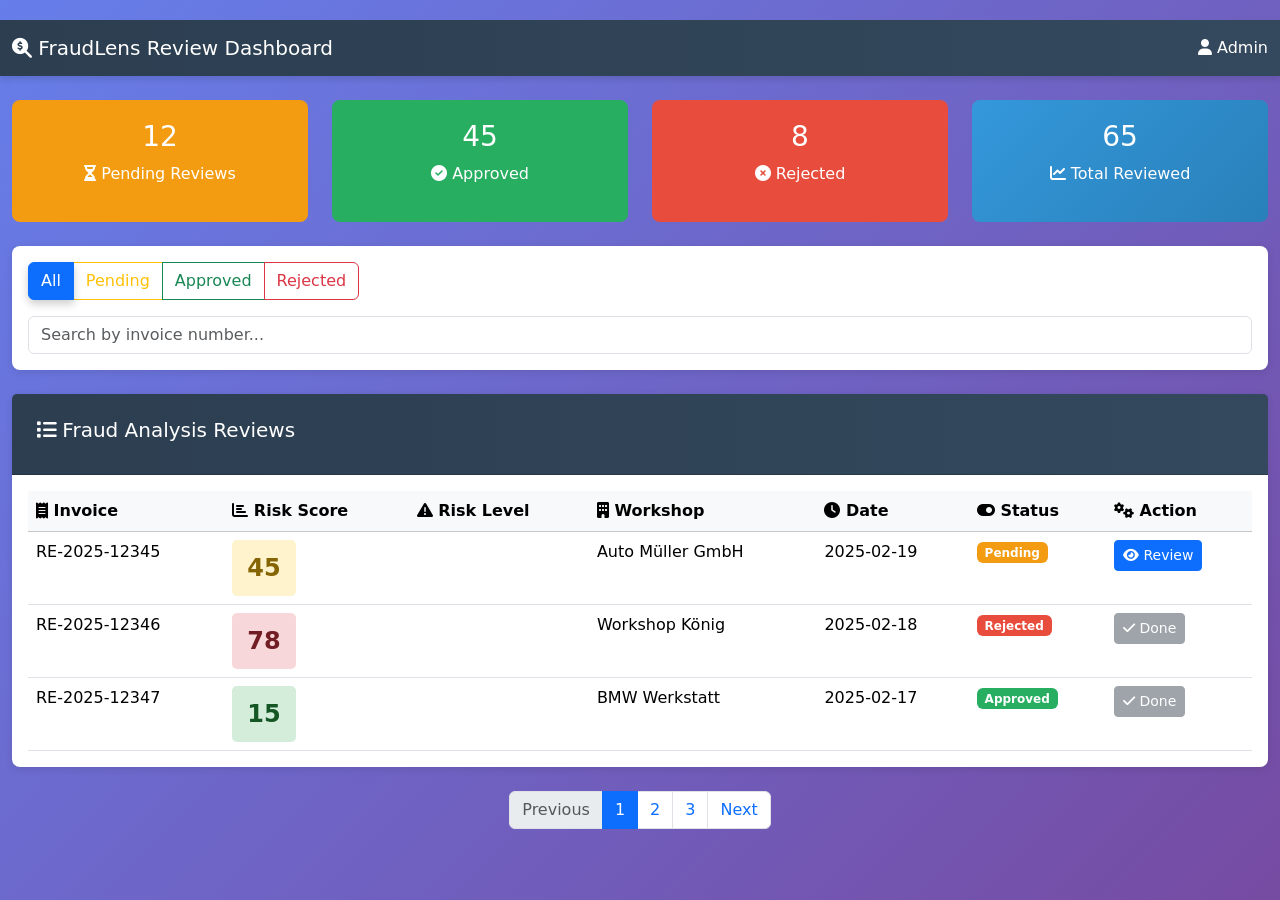
<file: src/main/resources/templates/reviews/dashboard.html>
<!DOCTYPE html>
<html xmlns:th="http://www.thymeleaf.org">
<head>
    <meta charset="UTF-8">
    <meta name="viewport" content="width=device-width, initial-scale=1.0">
    <title>FraudLens Review Dashboard</title>
    <link href="https://cdn.jsdelivr.net/npm/bootstrap@5.3.0/dist/css/bootstrap.min.css" rel="stylesheet">
    <link href="https://cdnjs.cloudflare.com/ajax/libs/font-awesome/6.4.0/css/all.min.css" rel="stylesheet">
    <style>
        :root {
            --primary: #2c3e50;
            --danger: #e74c3c;
            --success: #27ae60;
            --warning: #f39c12;
        }

        body {
            background: linear-gradient(135deg, #667eea 0%, #764ba2 100%);
            min-height: 100vh;
            padding: 20px 0;
        }

        .navbar {
            background: linear-gradient(90deg, var(--primary), #34495e);
            box-shadow: 0 4px 6px rgba(0,0,0,0.1);
        }

        .card {
            border: none;
            box-shadow: 0 2px 8px rgba(0,0,0,0.1);
            margin-bottom: 20px;
            border-radius: 8px;
            transition: transform 0.3s, box-shadow 0.3s;
        }

        .card:hover {
            transform: translateY(-2px);
            box-shadow: 0 4px 12px rgba(0,0,0,0.15);
        }

        .card-header {
            background: linear-gradient(90deg, var(--primary), #34495e);
            color: white;
            border-radius: 8px 8px 0 0;
            padding: 1.5rem;
        }

        .badge-pending { background-color: var(--warning); }
        .badge-approved { background-color: var(--success); }
        .badge-rejected { background-color: var(--danger); }

        .table-row-pending { background-color: #fff8f0; }
        .table-row-approved { background-color: #f0fdf4; }
        .table-row-rejected { background-color: #fef2f2; }

        .risk-score {
            font-size: 1.5rem;
            font-weight: bold;
            padding: 10px 15px;
            border-radius: 5px;
            display: inline-block;
        }

        .risk-score.low { background-color: #d4edda; color: #155724; }
        .risk-score.medium { background-color: #fff3cd; color: #856404; }
        .risk-score.high { background-color: #f8d7da; color: #721c24; }

        .stats-card {
            text-align: center;
            padding: 20px;
            border-radius: 8px;
            color: white;
        }

        .stats-pending { background: linear-gradient(135deg, var(--warning), #f39c12); }
        .stats-approved { background: linear-gradient(135deg, var(--success), #27ae60); }
        .stats-rejected { background: linear-gradient(135deg, var(--danger), #e74c3c); }

        .btn-review {
            transition: all 0.3s;
        }

        .btn-review:hover {
            transform: scale(1.05);
        }

        .filter-btn {
            transition: all 0.3s;
        }

        .filter-btn.active {
            box-shadow: 0 4px 8px rgba(0,0,0,0.2);
        }
    </style>
</head>
<body>
<!-- Navigation -->
<nav class="navbar navbar-dark sticky-top">
    <div class="container-fluid">
            <span class="navbar-brand mb-0 h1">
                <i class="fas fa-search-dollar"></i> FraudLens Review Dashboard
            </span>
        <span class="navbar-text text-white">
                <i class="fas fa-user"></i> <span th:text="${user}">Admin</span>
            </span>
    </div>
</nav>

<div class="container-fluid mt-4">
    <!-- Statistics Cards -->
    <div class="row mb-4">
        <div class="col-md-3">
            <div class="stats-card stats-pending">
                <h3>12</h3>
                <p><i class="fas fa-hourglass-half"></i> Pending Reviews</p>
            </div>
        </div>
        <div class="col-md-3">
            <div class="stats-card stats-approved">
                <h3>45</h3>
                <p><i class="fas fa-check-circle"></i> Approved</p>
            </div>
        </div>
        <div class="col-md-3">
            <div class="stats-card stats-rejected">
                <h3>8</h3>
                <p><i class="fas fa-times-circle"></i> Rejected</p>
            </div>
        </div>
        <div class="col-md-3">
            <div class="stats-card" style="background: linear-gradient(135deg, #3498db, #2980b9);">
                <h3>65</h3>
                <p><i class="fas fa-chart-line"></i> Total Reviewed</p>
            </div>
        </div>
    </div>

    <!-- Filters -->
    <div class="card mb-4">
        <div class="card-body">
            <div class="btn-group" role="group">
                <button type="button" class="btn btn-outline-primary filter-btn active">All</button>
                <button type="button" class="btn btn-outline-warning filter-btn">Pending</button>
                <button type="button" class="btn btn-outline-success filter-btn">Approved</button>
                <button type="button" class="btn btn-outline-danger filter-btn">Rejected</button>
            </div>
            <input type="text" class="form-control mt-3" placeholder="Search by invoice number...">
        </div>
    </div>

    <!-- Reviews Table -->
    <div class="card">
        <div class="card-header">
            <h5><i class="fas fa-list"></i> Fraud Analysis Reviews</h5>
        </div>
        <div class="card-body">
            <div class="table-responsive">
                <table class="table table-hover mb-0">
                    <thead class="table-light">
                    <tr>
                        <th><i class="fas fa-receipt"></i> Invoice</th>
                        <th><i class="fas fa-chart-bar"></i> Risk Score</th>
                        <th><i class="fas fa-exclamation-triangle"></i> Risk Level</th>
                        <th><i class="fas fa-building"></i> Workshop</th>
                        <th><i class="fas fa-clock"></i> Date</th>
                        <th><i class="fas fa-toggle-on"></i> Status</th>
                        <th><i class="fas fa-cogs"></i> Action</th>
                    </tr>
                    </thead>
                    <tbody>
                    <!-- Example Row 1 -->
                    <tr class="table-row-pending">
                        <td>RE-2025-12345</td>
                        <td>
                            <span class="risk-score medium">45</span>
                        </td>
                        <td>
                            <span class="badge badge-warning">MEDIUM</span>
                        </td>
                        <td>Auto Müller GmbH</td>
                        <td>2025-02-19</td>
                        <td>
                            <span class="badge badge-pending">Pending</span>
                        </td>
                        <td>
                            <a href="/reviews/RE-2025-12345" class="btn btn-sm btn-primary btn-review">
                                <i class="fas fa-eye"></i> Review
                            </a>
                        </td>
                    </tr>

                    <!-- Example Row 2 -->
                    <tr class="table-row-rejected">
                        <td>RE-2025-12346</td>
                        <td>
                            <span class="risk-score high">78</span>
                        </td>
                        <td>
                            <span class="badge badge-danger">HIGH</span>
                        </td>
                        <td>Workshop König</td>
                        <td>2025-02-18</td>
                        <td>
                            <span class="badge badge-rejected">Rejected</span>
                        </td>
                        <td>
                            <button class="btn btn-sm btn-secondary disabled">
                                <i class="fas fa-check"></i> Done
                            </button>
                        </td>
                    </tr>

                    <!-- Example Row 3 -->
                    <tr class="table-row-approved">
                        <td>RE-2025-12347</td>
                        <td>
                            <span class="risk-score low">15</span>
                        </td>
                        <td>
                            <span class="badge badge-success">LOW</span>
                        </td>
                        <td>BMW Werkstatt</td>
                        <td>2025-02-17</td>
                        <td>
                            <span class="badge badge-approved">Approved</span>
                        </td>
                        <td>
                            <button class="btn btn-sm btn-secondary disabled">
                                <i class="fas fa-check"></i> Done
                            </button>
                        </td>
                    </tr>
                    </tbody>
                </table>
            </div>
        </div>
    </div>

    <!-- Pagination -->
    <nav aria-label="Page navigation" class="mt-4">
        <ul class="pagination justify-content-center">
            <li class="page-item disabled">
                <a class="page-link" href="#" tabindex="-1">Previous</a>
            </li>
            <li class="page-item active"><a class="page-link" href="#">1</a></li>
            <li class="page-item"><a class="page-link" href="#">2</a></li>
            <li class="page-item"><a class="page-link" href="#">3</a></li>
            <li class="page-item">
                <a class="page-link" href="#">Next</a>
            </li>
        </ul>
    </nav>
</div>

<script src="https://cdn.jsdelivr.net/npm/bootstrap@5.3.0/dist/js/bootstrap.bundle.min.js"></script>
<script>
    // Filter functionality
    document.querySelectorAll('.filter-btn').forEach(btn => {
        btn.addEventListener('click', function() {
            document.querySelectorAll('.filter-btn').forEach(b => b.classList.remove('active'));
            this.classList.add('active');
        });
    });
</script>
</body>
</html>
</file>
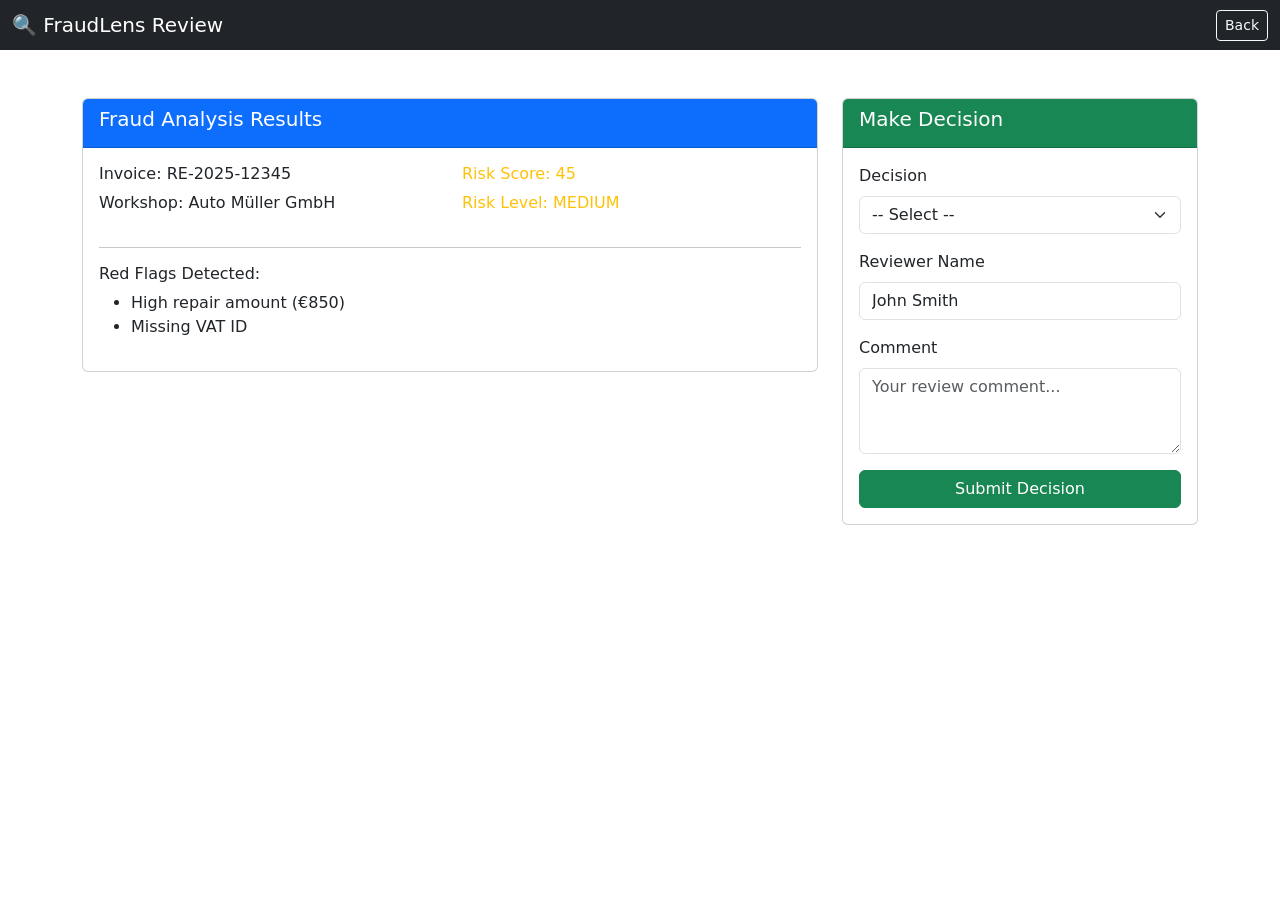
<file: src/main/resources/templates/reviews/detail.html>
<!DOCTYPE html>
<html xmlns:th="http://www.thymeleaf.org">
<head>
  <meta charset="UTF-8">
  <meta name="viewport" content="width=device-width, initial-scale=1.0">
  <title th:text="${title}">Review Fraud Analysis</title>
  <link href="https://cdn.jsdelivr.net/npm/bootstrap@5.1.3/dist/css/bootstrap.min.css" rel="stylesheet">
</head>
<body>
<nav class="navbar navbar-dark bg-dark">
  <div class="container-fluid">
    <span class="navbar-brand mb-0 h1">🔍 FraudLens Review</span>
    <a href="/reviews/dashboard" class="btn btn-outline-light btn-sm">Back</a>
  </div>
</nav>

<div class="container mt-5">
  <div class="row">
    <!-- Fraud Analysis Results -->
    <div class="col-md-8">
      <div class="card mb-4">
        <div class="card-header bg-primary text-white">
          <h5>Fraud Analysis Results</h5>
        </div>
        <div class="card-body">
          <!-- TODO: Load from API -->
          <div class="row">
            <div class="col-md-6">
              <h6>Invoice: RE-2025-12345</h6>
              <p>Workshop: Auto Müller GmbH</p>
            </div>
            <div class="col-md-6">
              <h6 class="text-warning">Risk Score: 45</h6>
              <p class="text-warning">Risk Level: MEDIUM</p>
            </div>
          </div>
          <hr>
          <h6>Red Flags Detected:</h6>
          <ul>
            <li>High repair amount (€850)</li>
            <li>Missing VAT ID</li>
          </ul>
        </div>
      </div>
    </div>

    <!-- Review Decision Form -->
    <div class="col-md-4">
      <div class="card">
        <div class="card-header bg-success text-white">
          <h5>Make Decision</h5>
        </div>
        <div class="card-body">
          <form id="decisionForm">
            <div class="mb-3">
              <label class="form-label">Decision</label>
              <select class="form-select" name="decision" required>
                <option value="">-- Select --</option>
                <option value="APPROVED">✅ Approve</option>
                <option value="REJECTED">❌ Reject</option>
                <option value="ESCALATED">⚠️ Escalate to SIU</option>
              </select>
            </div>

            <div class="mb-3">
              <label class="form-label">Reviewer Name</label>
              <input type="text" class="form-control" name="reviewerName"
                     value="John Smith" required>
            </div>

            <div class="mb-3">
              <label class="form-label">Comment</label>
              <textarea class="form-control" name="comment" rows="3"
                        placeholder="Your review comment..."></textarea>
            </div>

            <button type="submit" class="btn btn-success w-100">
              Submit Decision
            </button>
          </form>
        </div>
      </div>
    </div>
  </div>
</div>

<script>
  document.getElementById('decisionForm').addEventListener('submit', function(e) {
      e.preventDefault();

      const formData = new FormData(this);
      const fraudAnalysisId = new URLSearchParams(window.location.search).get('id') || 'RE-2025-12345';

      fetch(`/api/v1/reviews/${fraudAnalysisId}/decision`, {
          method: 'POST',
          headers: {
              'Content-Type': 'application/json'
          },
          body: JSON.stringify({
              decision: formData.get('decision'),
              reviewerName: formData.get('reviewerName'),
              comment: formData.get('comment')
          })
      })
      .then(response => response.json())
      .then(data => {
          alert('Decision saved successfully!');
          window.location.href = '/reviews/dashboard';
      })
      .catch(error => {
          alert('Error saving decision: ' + error.message);
      });
  });
</script>
</body>
</html>
</file>
